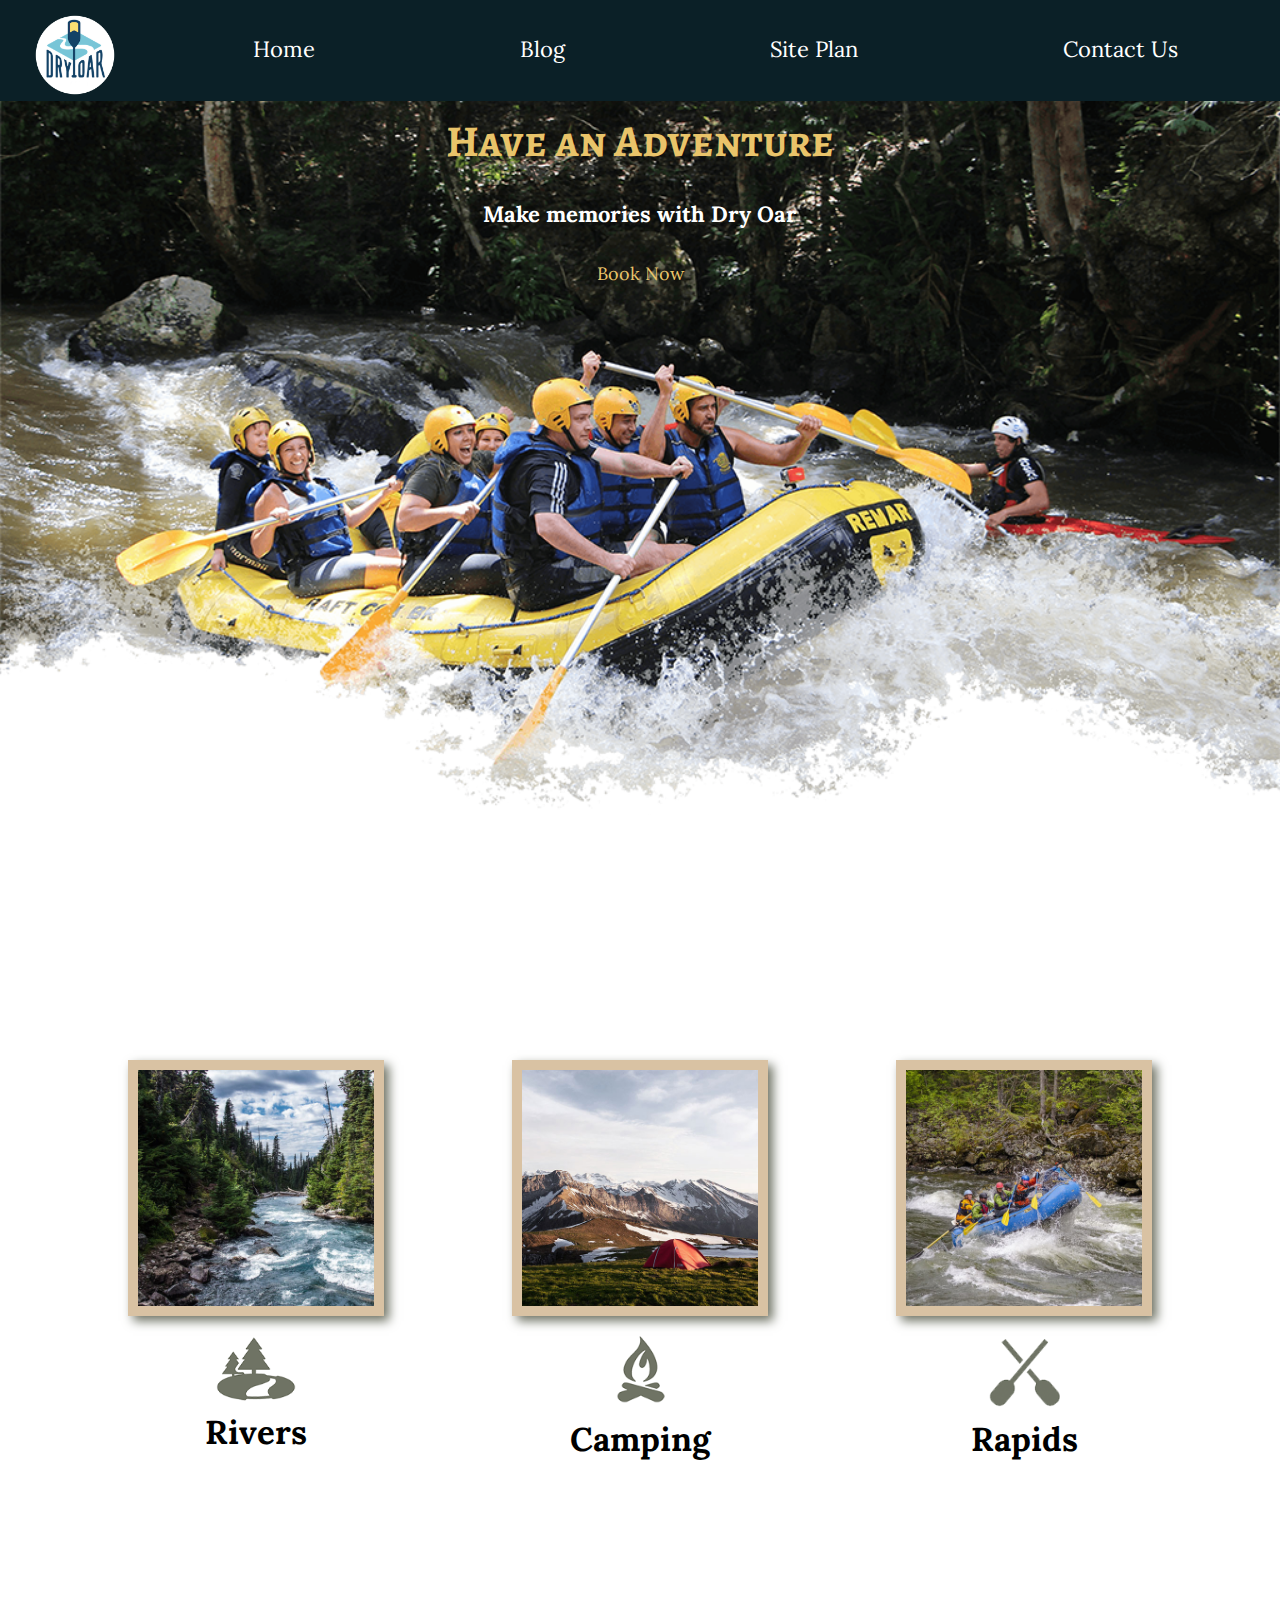
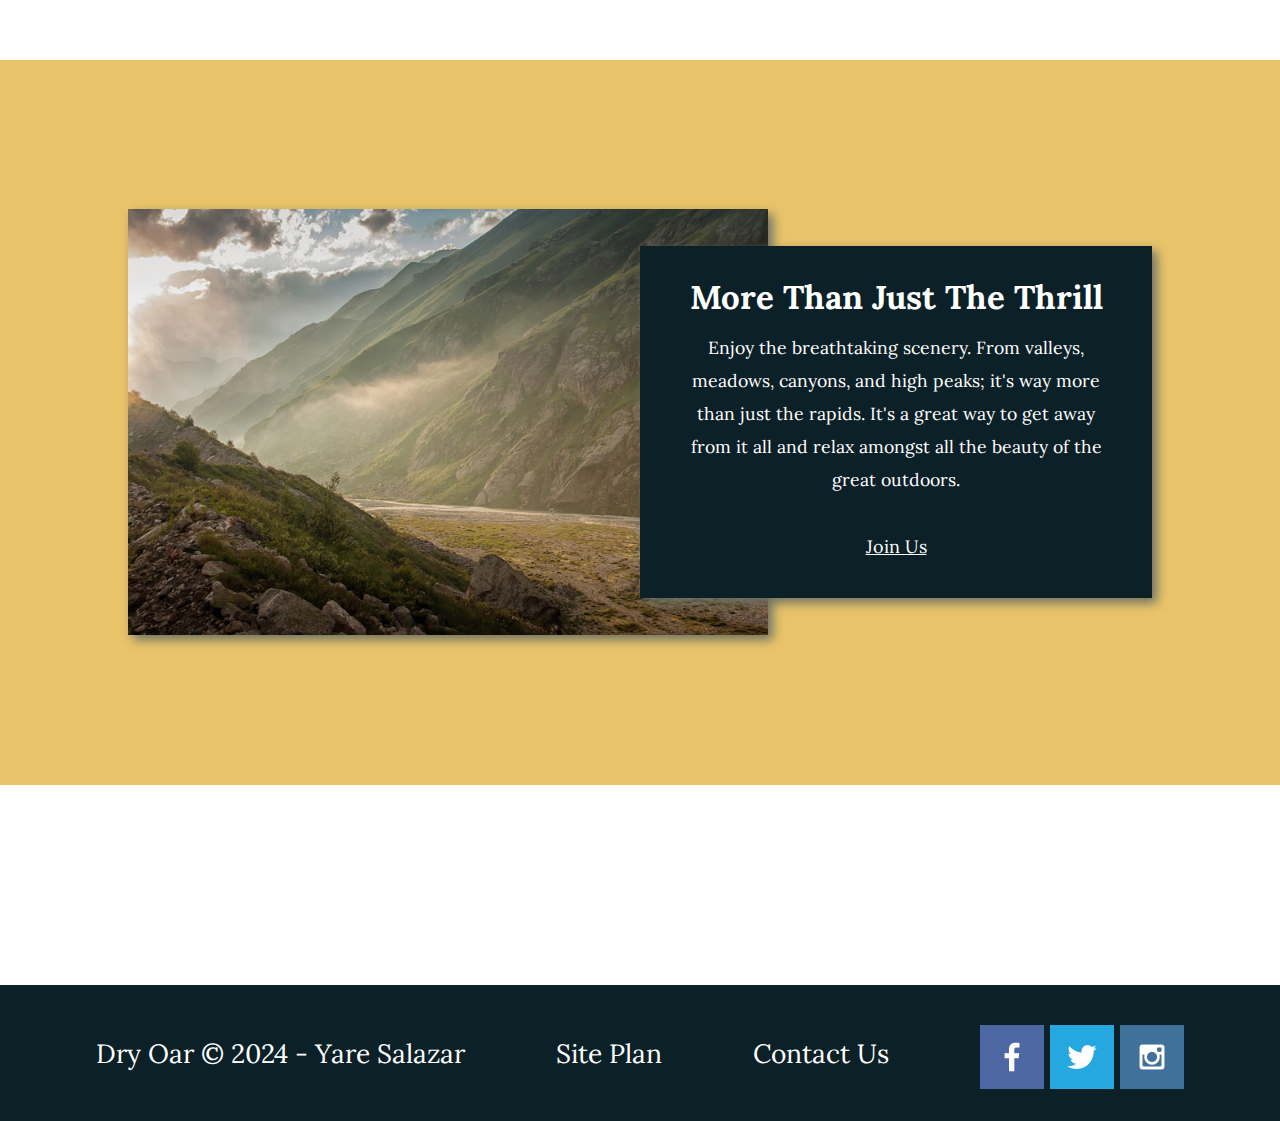
<file: wwr/index.html>
<!DOCTYPE html>
<html lang="en">
<head>
    <meta charset="UTF-8">
    <meta name="viewport" content="width=device-width, initial-scale=1.0">
    <title>Whitewater Rafting Vacations</title>
    <link rel="stylesheet" href="../styles/style.css">
</head>
<body>
    <div id="content">
    <header>
        <a id="logo_link" href="index.html"> <img class="logo" src="../images/logo.png" alt="Dry Oar Logo">
        </a>
        <nav>
            <a href="index.html">Home</a>
            <a href="page2.html">Blog</a>
            <a href="../site-plan-rafting.html">Site Plan</a>
            <a href="contactus.html">Contact Us</a>
        </nav>
    </header>
    
        <div id="hero"> 
            <div id="hero-box">
                <img id="hero-img" src="../images/hero.png" alt="People enjoying rafting">
            </div>
            <section id="hero-msg">
                <h1 class="home-title">Have an Adventure</h1>
                <h4>Make memories with Dry Oar</h4>
                <div class="button-box">
                    <a class="book" href="contactus.html">Book Now</a>
                </div>
            </section>
        </div>

    <main class="home-grid">
        <section class="rivers-card">
            <img class="card-img" src="../images/rivers.jpg" alt="river in forest">
            <img class="icon" src="../images/river_icon.png" alt="river icon">
            <h2>Rivers</h2>
        </section>
        <section class="camping-card">
            <img class="card-img" src="../images/camping.jpg" alt="Camping in the mountains">
            <img class="icon" src="../images/fire_icon.png" alt="Camping Icon">
            <h2>Camping</h2>
        </section>
        <section class="rapids-card">
            <img class="card-img" src="../images/rapids.jpg" alt="rapids">
            <img class="icon" src="../images/oars.png" alt="rapids icon">
            <h2>Rapids</h2>
        </section>
        <div id="background"></div>
        <img class="mountains" src="../images/mountains.jpg" alt="Misty mountains">
    <section class="msg">
        <h2>More Than Just The Thrill</h2>
        <p>Enjoy the breathtaking scenery. From valleys, meadows, canyons, and high peaks; it's way more than just the rapids. It's a great way to get away from it all and relax amongst all the beauty of the great outdoors. </p>
        <a class='join' href="rivers.html">Join Us</a>
    </section>
    </main>
    <footer>
        <p>Dry Oar &copy; 2024 - Yare Salazar</p>
        <p><a href="site-plan-rafting.html">Site Plan</a></p>
        <p><a href="contactus.html">Contact Us</a></p>
        <div class="social">
            <a href="https://facebook.com" target="_blank">
                <img src="../images/facebook.png" alt="fb icon">
            </a>
            <a href="https://twitter.com" target="_blank"> 
                <img src="../images/twitter.png" alt="twitter icon">
            </a>
            <a href="https://instagram.com" target="_blank">
                <img src="../images/instagram.png" alt="instagram icon">
            </a>
        </div>        
    </footer>
</div>
</body>
</html>
</file>
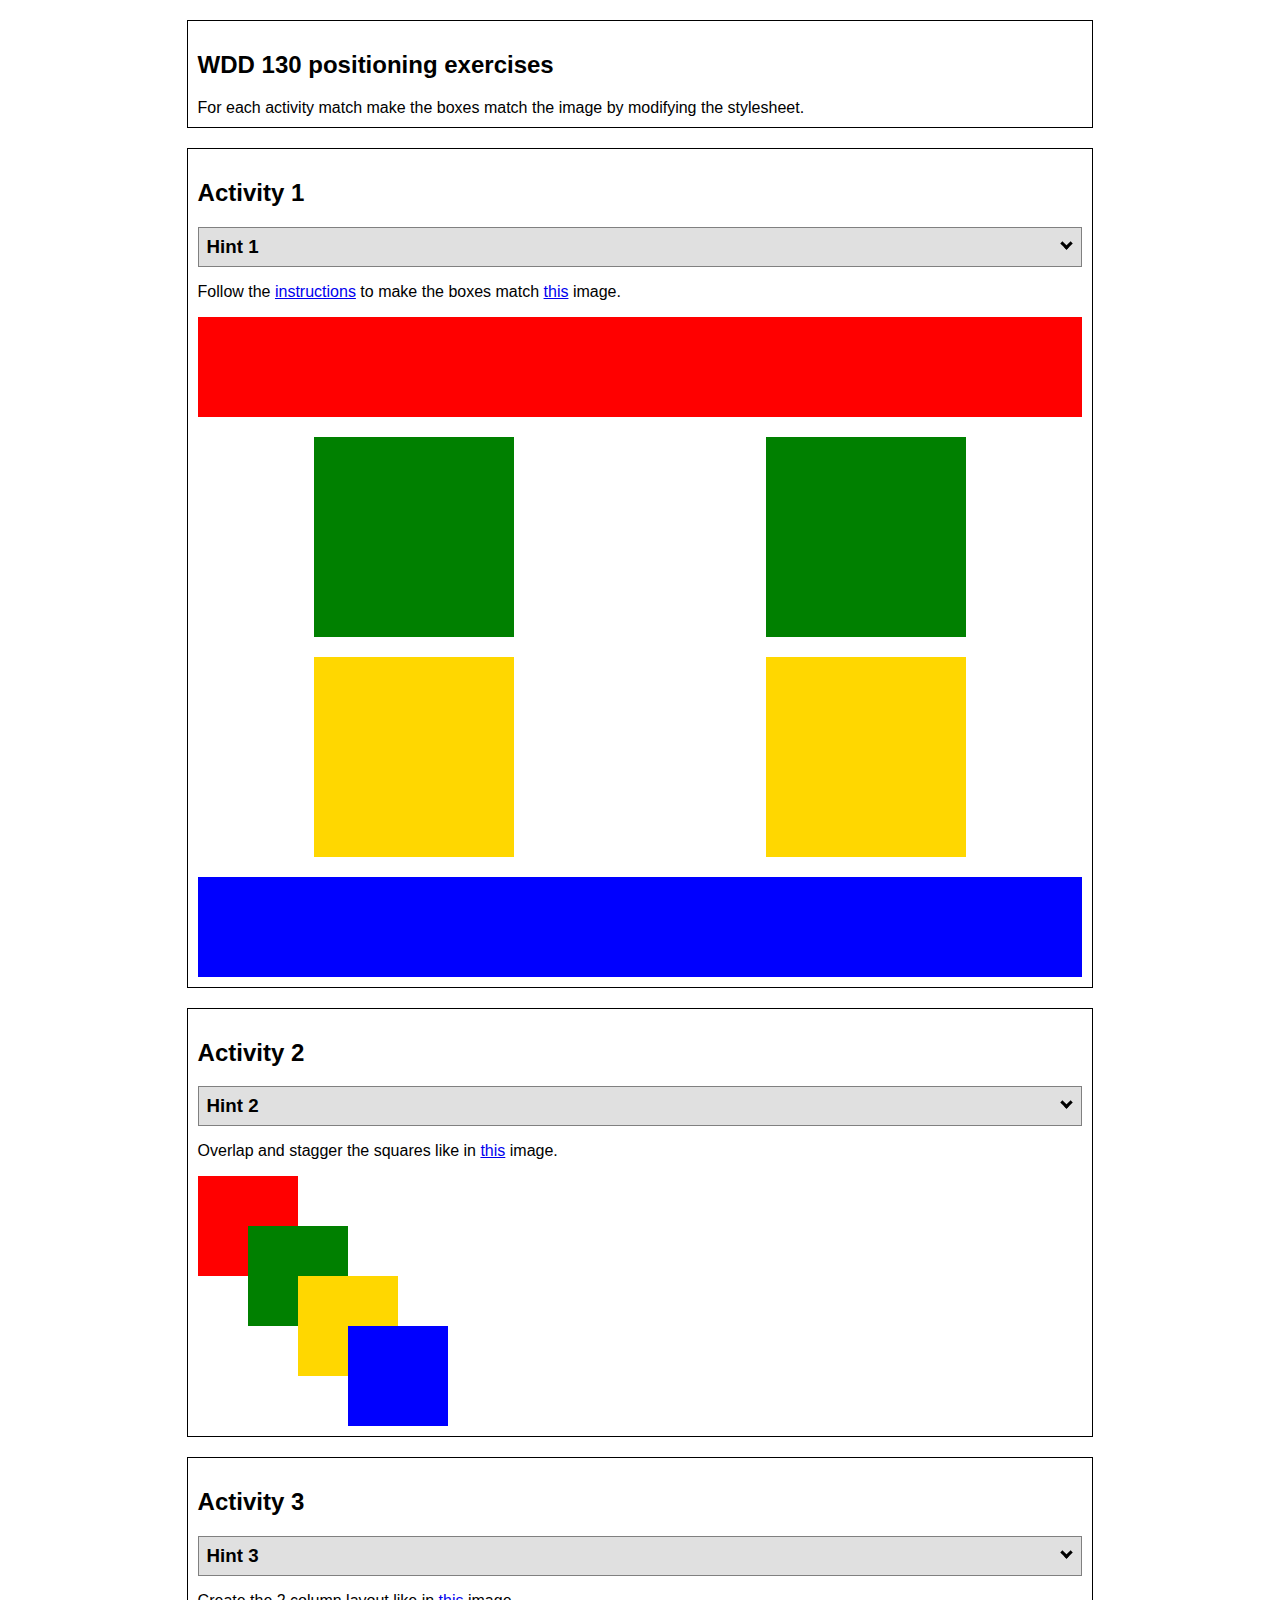
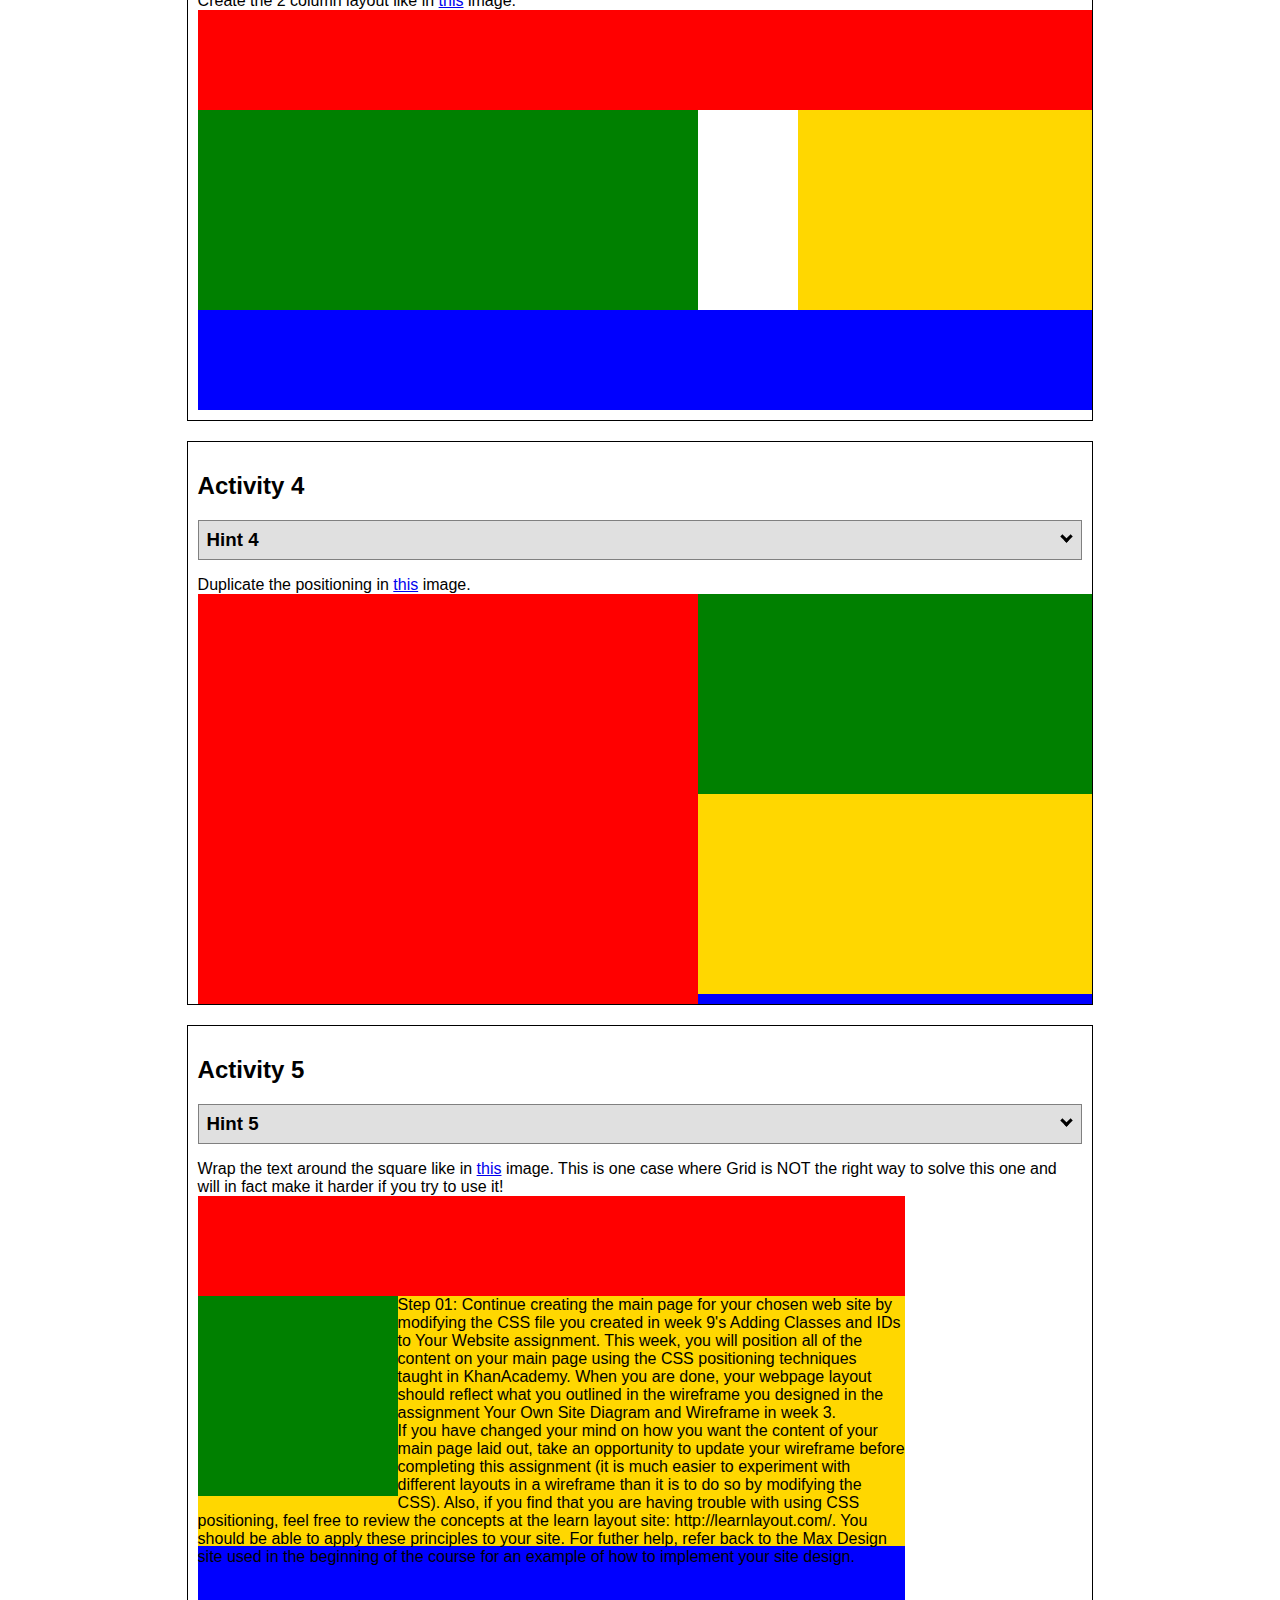
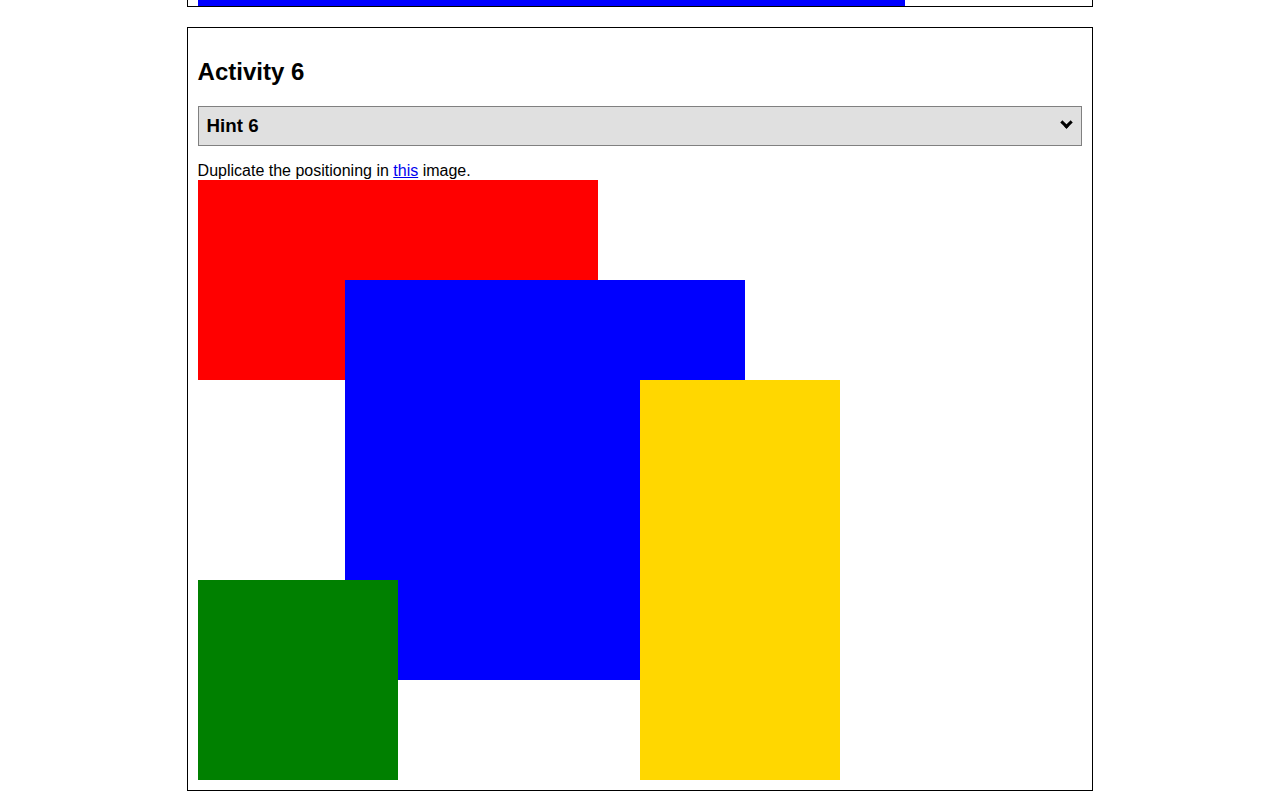
<file: positioning.html>
<!DOCTYPE html>
<html lang="en">
  <head>
    <!-- HTML - Name: positioning.html -->
    <title>Positioning Activity</title>
    <link rel="stylesheet" type="text/css" href="positionstyles.css" />
  </head>
  <body>
    <div class="activity">
      <h2>WDD 130 positioning exercises</h2>
      For each activity match make the boxes match the image by modifying the stylesheet.</div>
    <div class="activity">
      <h2>Activity 1</h2>
      <section class="hint"><input type="checkbox" ><i></i> <h3>Hint 1</h3><div><p>Check out the <a href="https://byui-wdd.github.io/wdd130/activities/w06-css-positioning.html" target="_blank">activity instructions</a> in Ilearn!</p></div></section>
      <p>Follow the <a href="https://byui-wdd.github.io/wdd130/activities/w06-css-positioning.html" target="_blank">instructions</a> to make the boxes match  <a href="https://byui-wdd.github.io/wdd130/images/example1.png" target="_blank">this</a> image.</p>
      <div class="content1" >
        <div class="red1" ></div>
        <div class="green1" ></div>
        <div class="green1" ></div>
        <div class="yellow1"></div>
        <div class="yellow1"></div>
        <div class="blue1"></div>
      </div>
    </div>
    <div class="activity">
      <h2>Activity 2</h2>
      <section class="hint"><input type="checkbox" > <h3>Hint 2</h3><i></i><div>
      <ul>
      <li>grid-template-columns: 50px 50px 50px 50px 50px </li></ul></div></section>
      <p>Overlap and stagger the squares like in <a href="https://byui-wdd.github.io/wdd130/images/example2.png" target="_blank">this</a> image.</p>
      <div class="content2" >
        <div class="red2" ></div>
        <div class="green2" ></div>
        <div class="yellow2"></div>
        <div class="blue2"></div>
      </div>
    </div>
    <div class="activity">
      <h2>Activity 3</h2>
      <section class="hint"><input type="checkbox" > <h3>Hint 3</h3><i></i><div><p>This one is going to be best solved with CSS Grid. Remember to make the boxes the right width first...then start moving them around. </p><h4>Properties used:</h4><ul><li>display:grid;</li><li>grid-template-columns:</li><li>grid-column-gap:</li>
        <li>grid-column:</li>  </ul></div></section>
      Create the 2 column layout like in <a href="https://byui-wdd.github.io/wdd130/images/example3.png" target="_blank">this</a>  image.
      <div class="content3" >
        <div class="red3" ></div>
        <div class="green3" ></div>
        <div class="yellow3"></div>
        <div class="blue3"></div>
      </div>
    </div>
    <div class="activity">
      <h2>Activity 4</h2>
      <section class="hint"><input type="checkbox" > <h3>Hint 4</h3><i></i><div><p>For the others we have been primarily concerned with width. For this one you will need to adjust height as well. </p><h4>Properties used:</h4><ul><li>display:grid;</li><li>grid-template-columns:</li><li>grid-row:</li></ul></div></section>
      Duplicate the positioning in <a href="https://byui-wdd.github.io/wdd130/images/example4.png" target="_blank">this</a> image. 
      <div class="content4" >
        <div class="red4" ></div>
        <div class="green4" ></div>
        <div class="yellow4"></div>
        <div class="blue4"></div>
      </div>
    </div>

    <div class="activity">
      <h2>Activity 5</h2>
      <section class="hint"><input type="checkbox" > <h3>Hint 5</h3><i></i><div><p>Grid is <strong>not</strong> the right way to do this.  In fact there is only one way to really do that...and that is with float. Remember that we float the thing we want the text to wrap around.  Also remember to start by making all the shapes the right size and shape.</p><h4>Properties used:</h4><ul><li>float: left;</li></ul></div></section>
      Wrap the text around the square like in <a href="https://byui-wdd.github.io/wdd130/images/example5.png" target="_blank">this</a> image. This is one case where Grid is NOT the right way to solve this one and will in fact make it harder if you try to use it!
      <div class="content5" >
        <div class="red5" ></div>
        <div class="green5" ></div>
        <div class="yellow5">Step 01: Continue creating the main page for your chosen web site by modifying the CSS file you created in week 9's Adding Classes and IDs to Your Website assignment. This week, you will position all of the content on your main page using the CSS positioning techniques taught in KhanAcademy. When you are done, your webpage layout should reflect what you outlined in the wireframe you designed in the assignment Your Own Site Diagram and Wireframe in week 3. <br />
          If you have changed your mind on how you want the content of your main page laid out, take an opportunity to update your wireframe before completing this assignment (it is much easier to experiment with different layouts in a wireframe than it is to do so by modifying the CSS). Also, if you find that you are having trouble with using CSS positioning, feel free to review the concepts at the learn layout site: http://learnlayout.com/. You should be able to apply these principles to your site. For futher help, refer back to the Max Design site used in the beginning of the course for an example of how to implement your site design.</div>
        <div class="blue5"></div>
      </div>
    </div>
    <div class="activity">
      <h2>Activity 6</h2>
      <section class="hint"><input type="checkbox" > <h3>Hint 6</h3><i></i><div><p>This one is all about visualizing the grid behind the layout. If you are having a hard time doing that first: all the sizes are even multiples of 100, and second here is another example with the lines drawn: <a href="https://byui-wdd.github.io/wdd130/images/example6-hint.png" target="_blank">example 6 with lines</a>. For this one you will find it easiest if you use px for the column width. You can also use <kbd>z-index</kbd> to control the element layering.    </p><h4>Properties used:</h4><ul><li>display:grid;</li><li>grid-template-columns:</li><li>grid-column:</li><li>grid-row:</li><li><a href="https://www.w3schools.com/cssref/pr_pos_z-index.asp" target="_blank">z-index:</a></li></ul></div></section>
      Duplicate the positioning in <a href="https://byui-wdd.github.io/wdd130/images/example6.png" target="_blank">this</a> image.
      <div class="content6" >
        <div class="red6" ></div>
        <div class="green6" ></div>
        <div class="yellow6"></div>
        <div class="blue6"></div>
      </div>
    </div>
  </body>
</html>
</file>
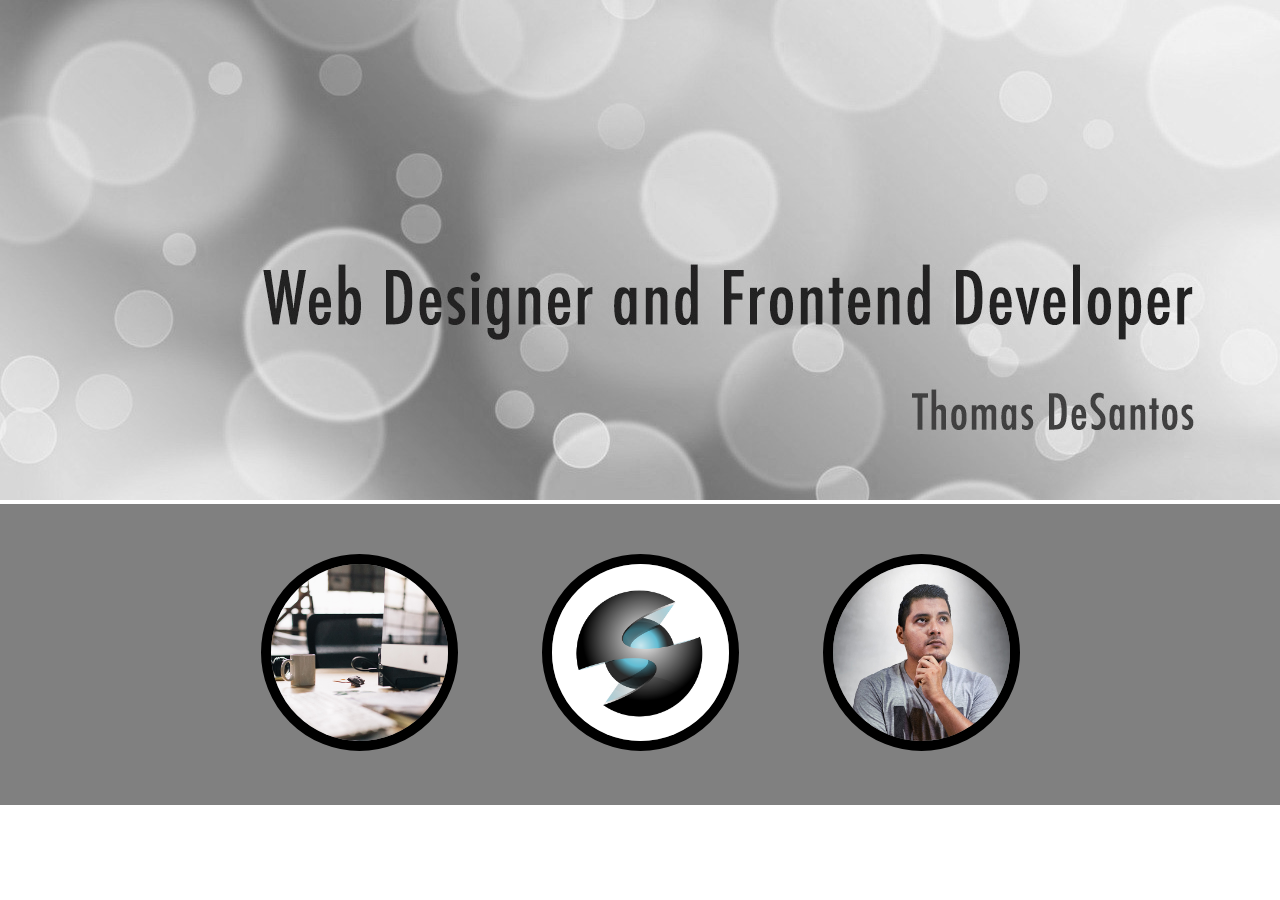
<file: ice/ice1.html>
<!DOCTYPE html>
<html lang="en">
<head>
    <meta charset="UTF-8">
    <meta name="viewport" content="width=device-width, initial-scale=1.0">
    <title>Document</title>
    <link rel="stylesheet" href="ice.css">
</head>
<body>
    <img src="../images/w05_circles.jpg" alt="Title Image with circles">

    <div class="circlebox">
        <img class="imagebox" src="../images/w05_ice_image_desk.jpg" alt="desk picture">
        <img class="imagebox" src="../images/w05_ice_image_graphic.png" alt="logo">
        <img class="imagebox"  src="../images/w05_ice_image_person.jpg" alt="person">
    </div>
</body>
</html>
</file>
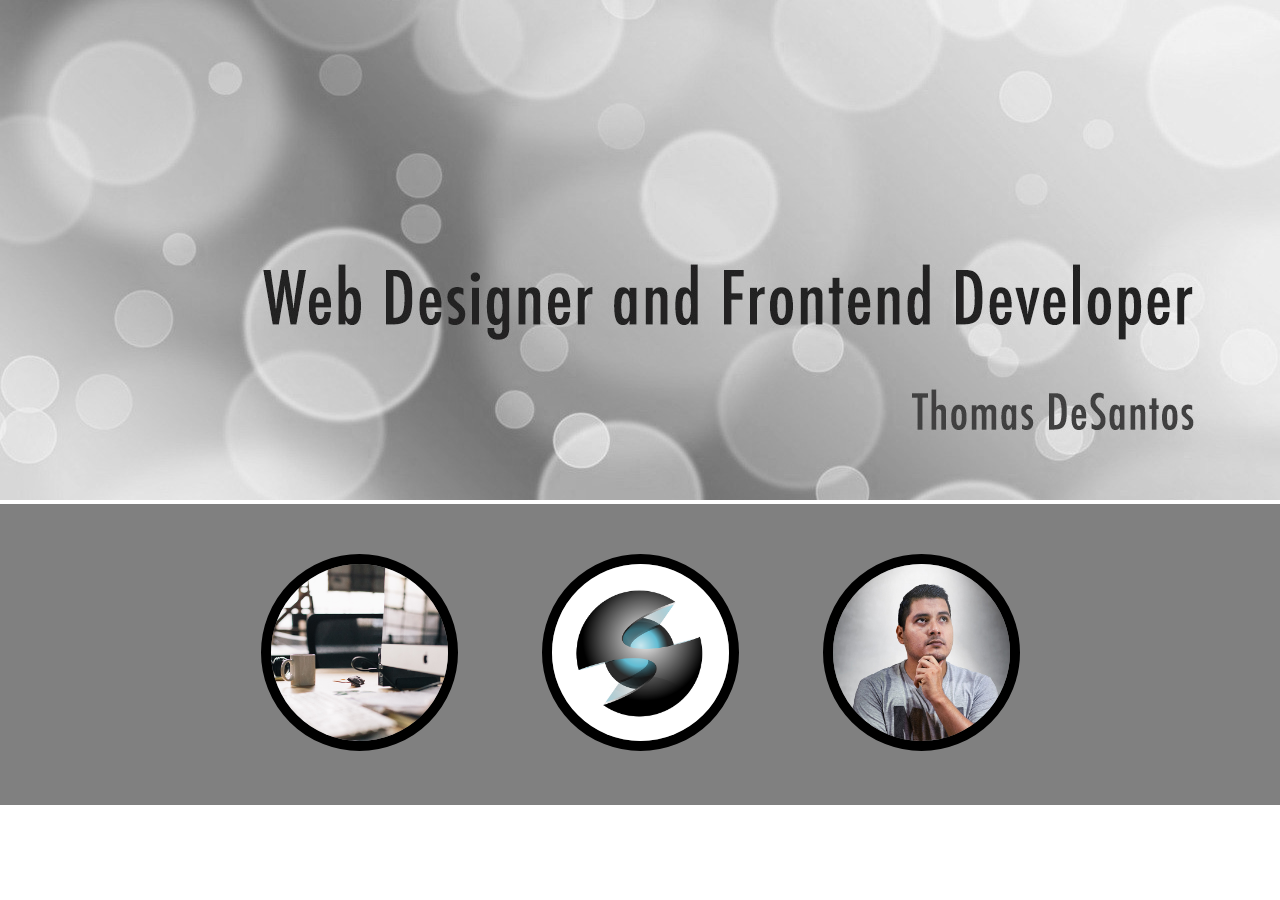
<file: ice/ice2.html>
<!DOCTYPE html>
<html lang="en">
<head>
    <meta charset="UTF-8">
    <meta name="viewport" content="width=device-width, initial-scale=1.0">
    <title>Document</title>
    <link rel="stylesheet" href="ice2styles.css">
</head>
<body>
    <img src="../images/w05_circles.jpg" alt="Title Image with circles">

    <div class="circlebox">
        <img class="imagebox" src="../images/w05_ice_image_desk.jpg" alt="desk picture">
        <img class="imagebox" src="../images/w05_ice_image_graphic.png" alt="logo">
        <img class="imagebox"  src="../images/w05_ice_image_person.jpg" alt="person">
    </div>
</body>
</html>
</file>
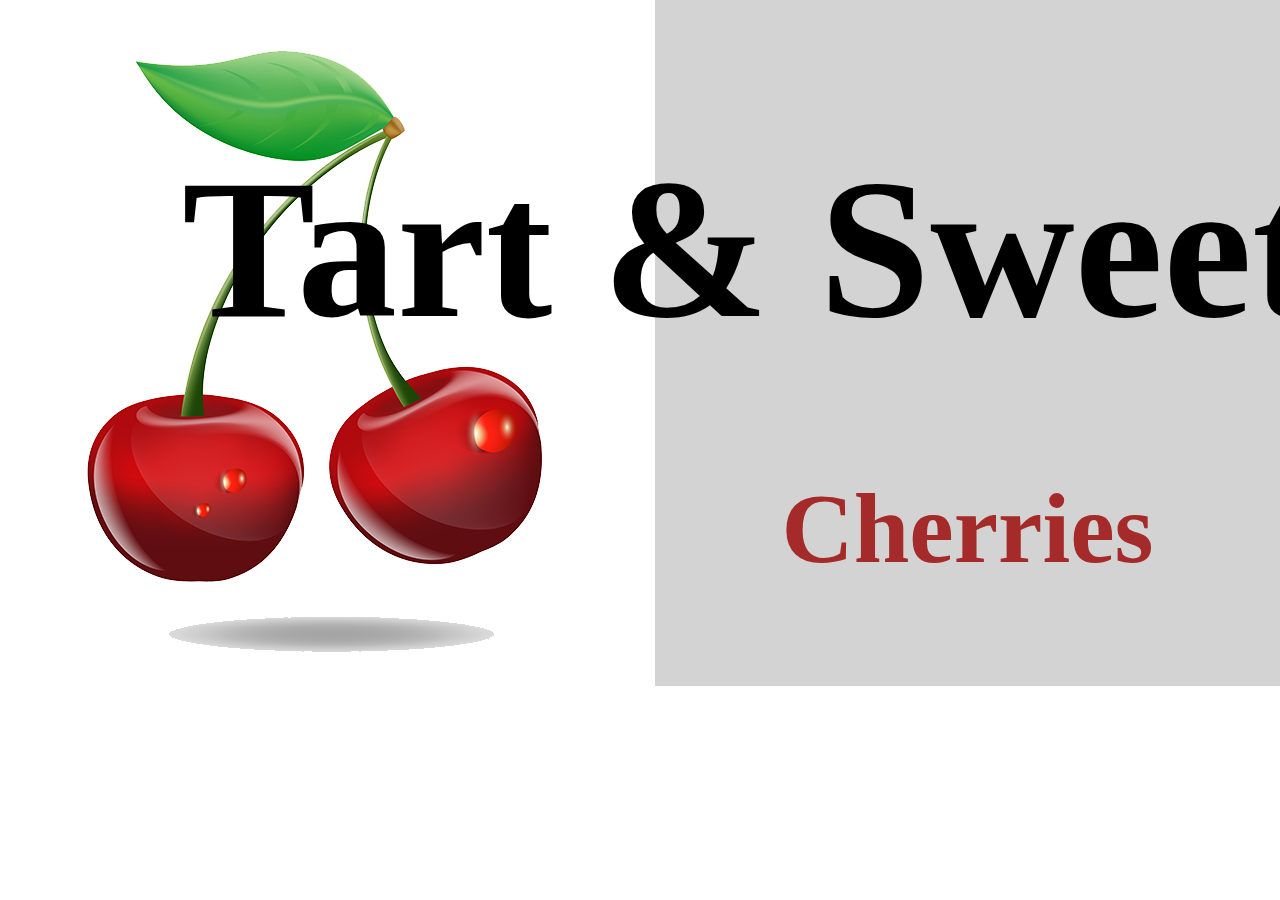
<file: ice/ice3.html>
<!DOCTYPE html>
<html lang="en">
<head>
    <link rel="stylesheet" href="ice3.css">
    <meta charset="UTF-8">
    <meta name="viewport" content="width=device-width, initial-scale=1.0">
    <title>Document</title>
</head>
<body>
    <h1 class="text1"> Tart & Sweet</h1>
    <div class="grid-container">
        <img class= "cherrypic" src="../images/w06_cherries.png" alt="cherypic">
        <div class="empty"></div>
        <p class="text2">Cherries</p>
    </div>
</body>
</html>
</file>
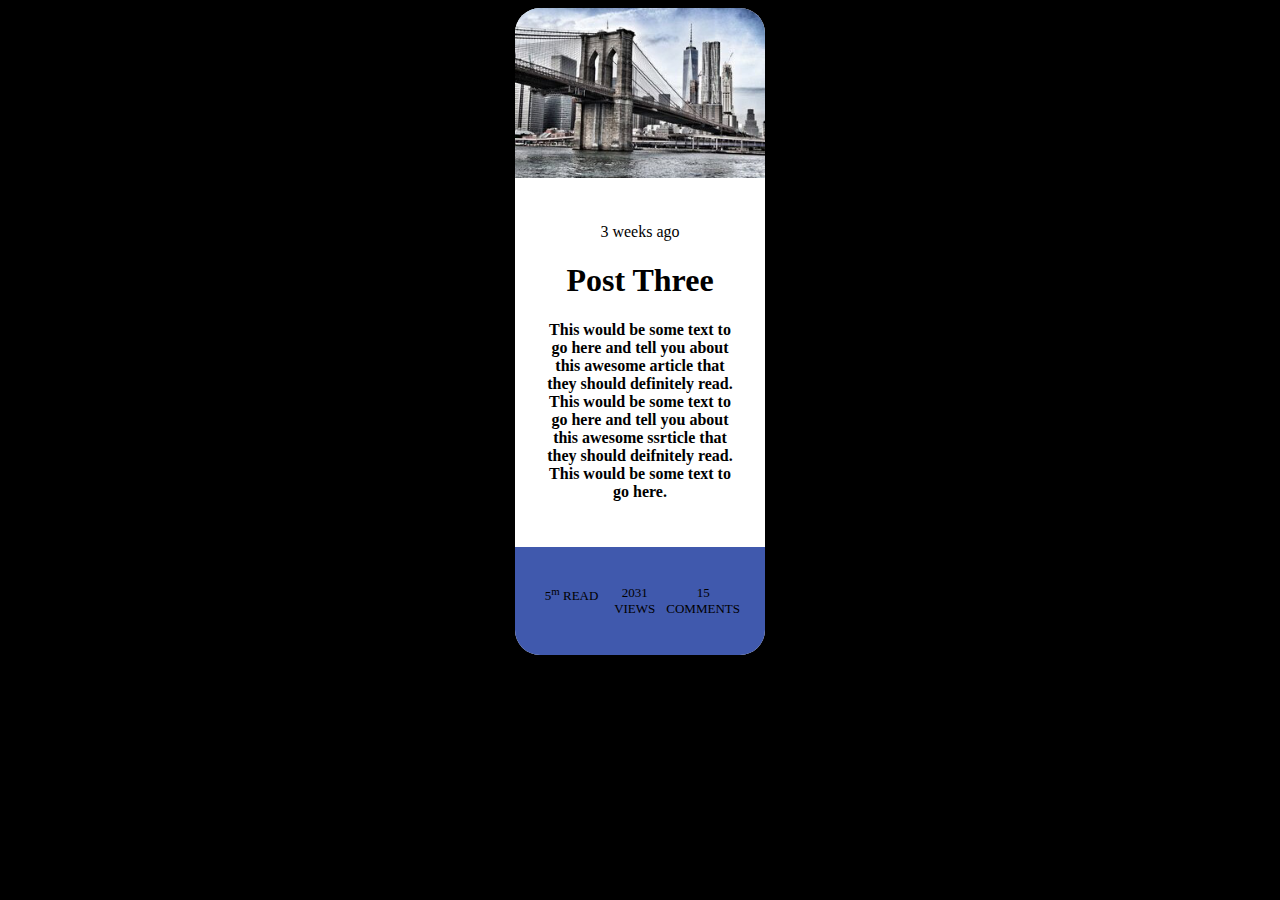
<file: ice/iceweek9.html>
<!DOCTYPE html>
<html lang="en">
<head>
    <meta charset="UTF-8">
    <meta name="viewport" content="width=device-width, initial-scale=1.0">
    <title>Ice week 9</title>
    <link rel="stylesheet" href="iceweek9.css">
</head>
<body>
    <div class="card">
    <header>
        <img class="bridge" src="../images/w09_ice_img.jpg" alt="">
    </header>
    <main class="paragraph">
        <p>3 weeks ago</p>
        <h1>Post Three</h1>
        <h4>This would be some text to go here and tell you about this awesome article that they should definitely read. This would be some text to go here
            and tell you about this awesome ssrticle that they should deifnitely read. This would be some text to go here.
        </h4>
    </main>
    <footer>
        <p class="one">5<sup>m</sup> READ</p>
        <p class="two">2031 VIEWS</p>
        <p class="third">15 COMMENTS</p>
    </footer>
</div>
</body>
</html>
</file>
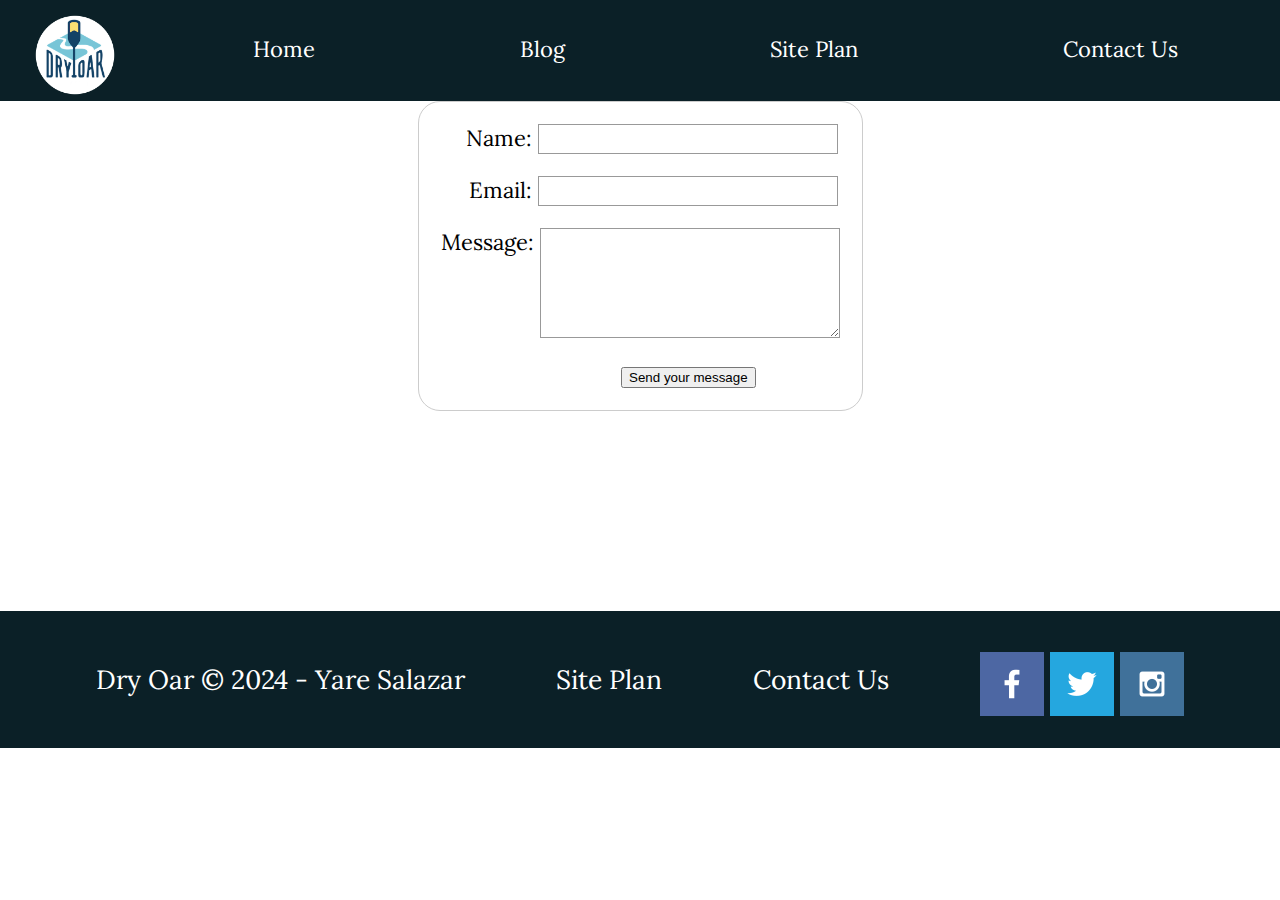
<file: wwr/contactus.html>
<!DOCTYPE html>
<html lang="en">
<head>
    <meta charset="UTF-8">
    <meta name="viewport" content="width=device-width, initial-scale=1.0">
    <link rel="stylesheet" href="../styles/style.css">
    <title>Page 2</title>
</head>
<body>
    <div id="content">
        <header>
            <a id="logo_link" href="index.html"> <img class="logo" src="../images/logo.png" alt="Dry Oar Logo">
            </a>
            <nav>
                <a href="index.html">Home</a>
                <a href="#">Blog</a>
                <a href="../site-plan-rafting.html">Site Plan</a>
                <a href="contactus.html">Contact Us</a>
            </nav>
        </header>

        <main>
            <div id="feedback"></div>
        <form action="#" method="post">
            <ul>
                <li>
                  <label for="name">Name:</label>
                  <input type="text" id="name" name="user_name" />
                </li>
                <li>
                  <label for="mail">Email:</label>
                  <input type="email" id="mail" name="user_email" />
                </li>
                <li>
                  <label for="msg">Message:</label>
                  <textarea id="msg" name="user_message"></textarea>
                </li>
                <li class="button">
                    <button type="submit">Send your message</button>
                  </li>
              </ul>
            </form>
        </main>
        <script>
            // get the feedback div element so we can do something with it.
            const feedbackElement = document.getElementById('feedback');
            // get the form so we can read what was entered in it.
            const formElement = document.forms[0];
            // add a 'listener' to wait for a submission of our form. When that happens run the code below.
            formElement.addEventListener('submit', function(e) {
                // stop the form from doing the default action.
                e.preventDefault();
                // set the contents of our feedback element to a message letting the user know the form was submitted successfully. Notice that we pull the name that was entered in the form to personalize the message!
                feedbackElement.innerHTML = 'Hello '+ formElement.user_name.value +'! Thank you for your message. We will get back with you as soon as possible!';
                // make the feedback element visible.
                feedbackElement.style.display = "block";
                // add a class to move everything down so our message doesn't cover it.
                document.body.classList.toggle('moveDown');
            });
        </script>

</body>

        <footer>
            <p>Dry Oar &copy; 2024 - Yare Salazar</p>
            <p><a href="site-plan-rafting.html">Site Plan</a></p>
            <p><a href="contactus.html">Contact Us</a></p>
            <div class="social">
                <a href="https://facebook.com" target="_blank">
                    <img src="../images/facebook.png" alt="fb icon">
                </a>
                <a href="https://twitter.com" target="_blank"> 
                    <img src="../images/twitter.png" alt="twitter icon">
                </a>
                <a href="https://instagram.com" target="_blank">
                    <img src="../images/instagram.png" alt="instagram icon">
                </a>
            </div>        
        </footer>
</html>
</file>
<file: styles/style.css>
@import url('https://fonts.googleapis.com/css2?family=Alegreya+SC&family=Lora&display=swap');

#content{
    max-width: 1600px;
    margin: 0 auto;
}
header{
    background-color: #0B2027;
    display: grid;
    grid-template-columns: 150px auto;
}
nav{
    display: flex;
    justify-content: space-around;
}
#logo_link{
    padding-top: 5px;
    justify-self: center;
    align-self: center;
}
nav a{
    text-align: center;
    color: white;
    text-decoration: none;
    padding: 35px;
}
#hero{
    display: grid;
    grid-template-columns: 1fr 3fr 1fr;
    margin-top: -100px;
}
#hero-box{
    grid-column: 1/4;
    grid-row: 1/3;
    z-index: -1;
}
#hero-img{
    width: 100%;
}
#hero-msg{
    grid-column: 2/3;
    grid-row:1/2;
    margin-top:100px;
}
#hero-msg h1{
    text-align: center;
}

#hero-msg h4{
    text-align: center;
    color:white;
}
.button-box{
    text-align: center;
}
main{
    text-align: center;
}
.home-grid{
    display: grid;
    grid-template-columns: repeat(10,1fr);
}
#background{
    height: 725px;
    background-color: #E9C46A;
    grid-column: 1/11;
    grid-row: 4/9;
}
body{
    background-color: white;
    font-family: "Lora";
    font-size: 22px;
    margin: 0;
    padding: 0;
}

nav a:hover {
    background-color: white;
    color: #396E94;
}
.book{
    color:#E9C46A;
    text-decoration: none;
    font-size: 18px;
    padding: 15px 30px;
    margin-top: 50px;
    border-radius: 5px;
    border: 10px;
}
.join{
    color: white;
    font-size: 18px;
    padding: 15px 30px;
    margin-top: 50px;
    border-radius: 5px;
    border: 10px;
}
.join:hover{
    background-color: white;
    color: #396E94;
}
.book:hover{
    background-color: white;
    color: #E9C46A;
}
.msg{
    background-color: #0B2027;
    font-family: "Lora";
    line-height: 1.5em;
    padding: 35px;
    grid-column: 6/10;
    grid-row: 6/7;
    box-shadow: 5px 5px 10px #6f7364;
}
footer{
    background-color: #0B2027;
    color: white;
    padding: 25px 50px;
    margin-top: 200px;
    display: flex;
    justify-content: space-around;
    align-items: center;
}
footer a{
    color: white;
    text-decoration: none;
}
footer a:hover{
    background-color: white;
    color: #396E94;
}
footer p{
    font-size: 1.2em;
}
footer p a:hover{
    text-decoration: underline;
}
.home-title{
    color: #E9C46A;
    font-family: "Alegreya SC";
    font-size: 2em;
    margin-top: 10px;
}
h4{
    color: #0B2027;
    font-family: "Lora";
}
.msg h2{
    color: white;
}
.msg p{
    color: white;
    font-size: .8em;
    padding-bottom: 15px;
}
.icon, .logo{
    width: 80px;
    padding-top: 10px;
}
h2{
    margin: 0;
}
.rivers-card{
    margin: 200px 0;
    grid-column: 2/4;
    grid-row: 2/3;
}

.camping-card{
    margin: 200px 0;
    grid-column: 5/7;
    grid-row: 2/3;
}

.rapids-card{
    margin: 200px 0;
    grid-column: 8/10;
    grid-row: 2/3;
}
.card-img{
    border: 10px solid #E9C46A;
    width: 100%;
    border: 10px solid #d9c2a3;
    transition: transform .5s;
    box-shadow: 5px 5px 10px #6f7364;
}
.card-img:hover {
    opacity: .6;
    transform: scale(1.1);
}
main section img{
    box-sizing: border-box;
}

footer .social img{
    padding-top: 15px;
}
.mountains{
    width: 100%;
    grid-column: 2/7;
    grid-row: 5/8;
    box-shadow: 5px 5px 10px #6f7364;
}
.booking{
    text-align: left;
    padding: 1em;
}
.booktwo{
    font-weight: 400px;
    color: #0B2027;
}

body {
    /* Center the form on the page */
    text-align: center;
  }
  
  form {
    display: inline-block;
    /* Form outline */
    padding: 1em;
    border: 1px solid #ccc;
    border-radius: 1em;
  }
  
  ul {
    list-style: none;
    padding: 0;
    margin: 0;
  }
  
  form li + li {
    margin-top: 1em;
  }
  
  label {
    /* Uniform size & alignment */
    display: inline-block;
    min-width: 90px;
    text-align: right;
  }
  
  input,
  textarea {
    /* To make sure that all text fields have the same font settings
       By default, textareas have a monospace font */
    font: 1em sans-serif;
    /* Uniform text field size */
    width: 300px;
    box-sizing: border-box;
    /* Match form field borders */
    border: 1px solid #999;
  }
  
  input:focus,
  textarea:focus {
    /* Additional highlight for focused elements */
    border-color: #000;
  }
  
  textarea {
    /* Align multiline text fields with their labels */
    vertical-align: top;
    /* Provide space to type some text */
    height: 5em;
  }
  
  .button {
    /* Align buttons with the text fields */
    padding-left: 90px; /* same size as the label elements */
  }
  
  button {
    /* This extra margin represent roughly the same space as the space
       between the labels and their text fields */
    margin-left: 0.5em;
  }
  #feedback {
    background-color: antiquewhite;
    position: absolute;
    top: 0;
    left: 0;
    right: 0;
    padding: .5em;
    /* make this element invisible until we are ready for it */
    display: none;      
}
.moveDown {
    margin-top: 3em;
}




@media screen and (max-width: 900px) {
    #hero, .home-grid {
        display: block;
        height: auto;
    }
    nav, footer {
        flex-direction: column;
    }
    nav a {
        display: block;
        padding: 15px;
    }
    #hero {
        margin-top: 0;
    }
    #hero-msg {
        margin-top: 0;
    }
    #hero-msg h4 {
        display: none;
    }
    #hero-msg h1 {
        color: #6f7364;
    }
    .home-title {
        font-size: 25px;
    }
    .rivers-card, .camping-card, .rapids-card { 
        margin: 50px auto;
        width: 60%;
    }
    #background {
        display: none;
    }
    .mountains, .msg {
        width: 80%;
        display: block;
        margin: 0 auto;
    }
    footer {
        margin-top: 25px;
    }
}
</file>
<file: positionstyles.css>
/* CSS - Name: "positionstyles.css" */
/* Activity 1 styles */
.content1 {
  display: grid;
  grid-template-columns: 1fr 1fr;
  justify-items: center;
  grid-gap: 20px; /* This is the parent of the activity 1 boxes. */
}
.red1 {
  width: 100%; 
  height: 100px; 
  background-color: red;
  grid-column: 1/3;
} 
.green1 {
  width: 200px; 
  height: 200px; 
  background-color: green;
} 
.yellow1 {
  width: 200px; 
  height: 200px; 
  background-color: gold;
} 
.blue1 {
  width: 100%; 
  height: 100px; 
  background-color: blue; 
  grid-column: 1/3;
} 
/* Activity 2 styles */ 
.content2 {
  display: grid;
  grid-template-columns: 50px 50px 50px 50px 50px;
  grid-template-rows:50px 50px 50px 50px 50px;
  /* This is the parent of the activity 2 boxes. */
}
.red2 {
  width: 100px; 
  height: 100px; 
  background-color: red; 

} 
.green2 { 
  width: 100px; 
  height: 100px; 
  background-color: green;
  grid-column: 2/4 ;
  grid-row: 2/4;
} 
.yellow2 {
  width: 100px; 
  height: 100px; 
  background-color: gold; 
  grid-column: 3/5;
  grid-row: 3/5;
} 
.blue2 {
  width: 100px; 
  height: 100px; 
  background-color: blue;
  grid-column: 4/6;
  grid-row: 4/6;
} 
/* Activity 3 styles */ 
.content3 {
  display: grid;
  grid-template-columns: 1fr 1fr;
  grid-column-gap: 100px;
  /* This is the parent of the activity 3 boxes. */
}
.red3 {
  width: 100%; 
  height: 100px; 
  background-color: red; 
  grid-column: 1/3;
} 
.green3 {
  width: 500px; 
  height: 200px; 
  background-color: green;
  grid-column: 1/2;
} 
.yellow3 {
  width: 500px; 
  height: 200px; 
  background-color: gold; 
  grid-column: 2/3;
} 
.blue3 {
  width: 100%;
  height: 100px; 
  background-color: blue; 
  grid-column: 1/3;
} 
/* Activity 4 styles */ 
.content4 {display: grid;
  grid-template-columns: 1fr 1fr;
  grid-template-rows: 1fr 1fr 1fr;
  height: 400px;
}
.red4 {
  width: 500px; 
  height: 600px; 
  background-color: red; 
  grid-column: 1/2;
  grid-row: 1/4;
} 
.green4 {
  width: 550px; 
  height: 200px; 
  background-color: green; 
  grid-column: 2/3;
  grid-row: 1/2;
} 
.yellow4 {
  width: 550px; 
  height: 200px; 
  background-color: gold;
  grid-column: 2/3;
  grid-row: 2/3;
} 
.blue4 {
  width: 550px; 
  height: 200px; 
  background-color: blue; 
  grid-column:2/3;
  grid-row: 3/4;
} 
/* Activity 5 styles */ 
.content5 {
  /* This is the parent of the activity 5 boxes. */
  height: 400px;
}
.red5 { 
  width: 80%; 
  height: 100px; 
  background-color: red; 
} 
.green5 { 
  width: 200px; 
  height: 200px; 
  background-color: green;
  float: left;

} 
.yellow5 {
  width: 80%; 
  height: 250px; 
  background-color: gold; 

} 
.blue5 {
  width: 80%; 
  height: 100px; 
  background-color: blue; 
} 
/* Activity 6 styles */ 
.content6 {
  display: grid;
  grid-template-columns: 1fr 1fr 1fr 1fr 1fr 1fr ;
  grid-template-rows: 1fr 1fr 1fr 1fr 1fr 1fr;
  position: relative;
  /* This is the parent of the activity 6 boxes. */
}
.red6 {
  width: 400px; 
  height: 200px; 
  background-color: red; 
  grid-column: 1/5;
  grid-row: 1/3;
} 
.green6 {
  width: 200px; 
  height: 200px; 
  background-color: green;
  grid-column: 1/3;
  grid-row: 5/7;
  z-index: 3;
} 
.yellow6 {
  width: 200px; 
  height: 400px; 
  background-color: gold;
  grid-column: 4/6;
  grid-row: 3/7;
  z-index: 2;
} 
.blue6 {
  z-index: 1;
  width: 400px; 
  height: 400px; 
  background-color: blue;
  grid-row: 2/6; 
  grid-column:2/6;
  z-index: 1;
}


/* Do not make any changes below here */
.activity {
  width: 70%; 
  margin: 20px auto; 
  font-family: Arial, sans-serif; 
  border: 1px solid black; 
  padding: 10px; 
  clear:both; 
  overflow: auto;
} 

.hint {
  border: 1px solid grey;
  background: #e0e0e0;
  padding: .5em;
  position: relative;
  margin: 1em 0;
}
.hint h3 {
  margin: 0;
}
.hint:hover {
  background: #d0d0d0;
}
.hint > div {
  display: none;
}

.hint input[type=checkbox] {
  position: absolute;
  width: 100%;
  height: 100%;
  opacity: 0;
  z-index: 1;
  cursor: pointer;
}

.hint input[type=checkbox]:checked ~ div {
  display: block;
}

.hint i {
  position: absolute;
  transform: translate(-6px, 0);
  margin-top: 16px;
  right: 10px;
  top: -3px;
}
.hint i:before, .hint i:after {
  content: "";
  position: absolute;
  background-color: black;
  width: 3px;
  height: 9px;
}
.hint i:before {
  transform: translate(2px, 0) rotate(45deg);
}
.hint i:after {
  transform: translate(-2px, 0) rotate(-45deg);
}

.hint input[type=checkbox]:checked ~ i:before {
  transform: translate(-2px, 0) rotate(45deg);
}
.hint input[type=checkbox]:checked ~ i:after {
  transform: translate(2px, 0) rotate(-45deg);
}
.hint a {
  position: relative;
  z-index: 1;
}
</file>
<file: ice/ice.css>
body{
    margin: auto;
}
img{
    width: 100%;
}
.circlebox{
    margin: auto;
    text-align: center;
    background-color: gray;
    padding: 50px;
}
.imagebox{
    width: 15%;
    border-radius: 50%;
    margin: 0 auto;
    border: 10px solid black;
    margin-left: 40px;
    margin-right: 40px;
}
</file>
<file: ice/ice2styles.css>
body{
    margin: auto;
}
img{
    width: 100%;
}
.circlebox{
    margin: auto;
    text-align: center;
    background-color: gray;
    padding: 50px;
}
.imagebox{
    width: 15%;
    border-radius: 50%;
    margin: 0 auto;
    border: 10px solid black;
    margin-left: 40px;
    margin-right: 40px;
}
</file>
<file: ice/ice3.css>
body{
    margin: auto;
}
.grid-container{
    display: grid;
    grid-template-columns: 1fr 1fr;
    grid-row: 100vh;
}  
.cherrypic{
    grid-column: 1/2;
    background-color: white;
    grid-row: 1/3;
}
.empty{
    grid-column: 2/3;
    background-color: lightgrey;
    grid-row: 1/3;
}
.text1{
    z-index: 1;
    position: absolute;
    font-weight: 800;
    font-size: 200px;
    text-align: center;
    grid-column: 1/3;
    transform: translate(16%, 0%)
}
.text2{
    z-index: 2;
    font-weight: 800;
    font-size: 100px;
    grid-column: 2/3;
    grid-row: 2/3;
    text-align: center;
    color: brown;
}
</file>
<file: ice/iceweek9.css>
body{
    background-color: black;
}
.card{
    width: 250px;
    margin: 0 auto;
    border-radius: 25px;
    background-color: white;
}
.bridge{
    width: 100%;
    border-top-left-radius: 25px;
    border-top-right-radius: 25px;
}
.paragraph{
    text-align: center;
    padding: 10%;
}
footer{
    display: grid;
    grid-template-columns: 1fr 1fr 1fr;
    background-color: #4059AD;
    padding: 10%;
    border-bottom-left-radius: 25px;
    border-bottom-right-radius: 25px;
}
.one{
    text-align: center;
    font-size: small;
    grid-column: 1/2;
}
.two{
    text-align: center;
    font-size: small;
    grid-column: 2/3;
}
.third{
    text-align: center;
    font-size: small;
    grid-column: 3/4;
}
</file>
